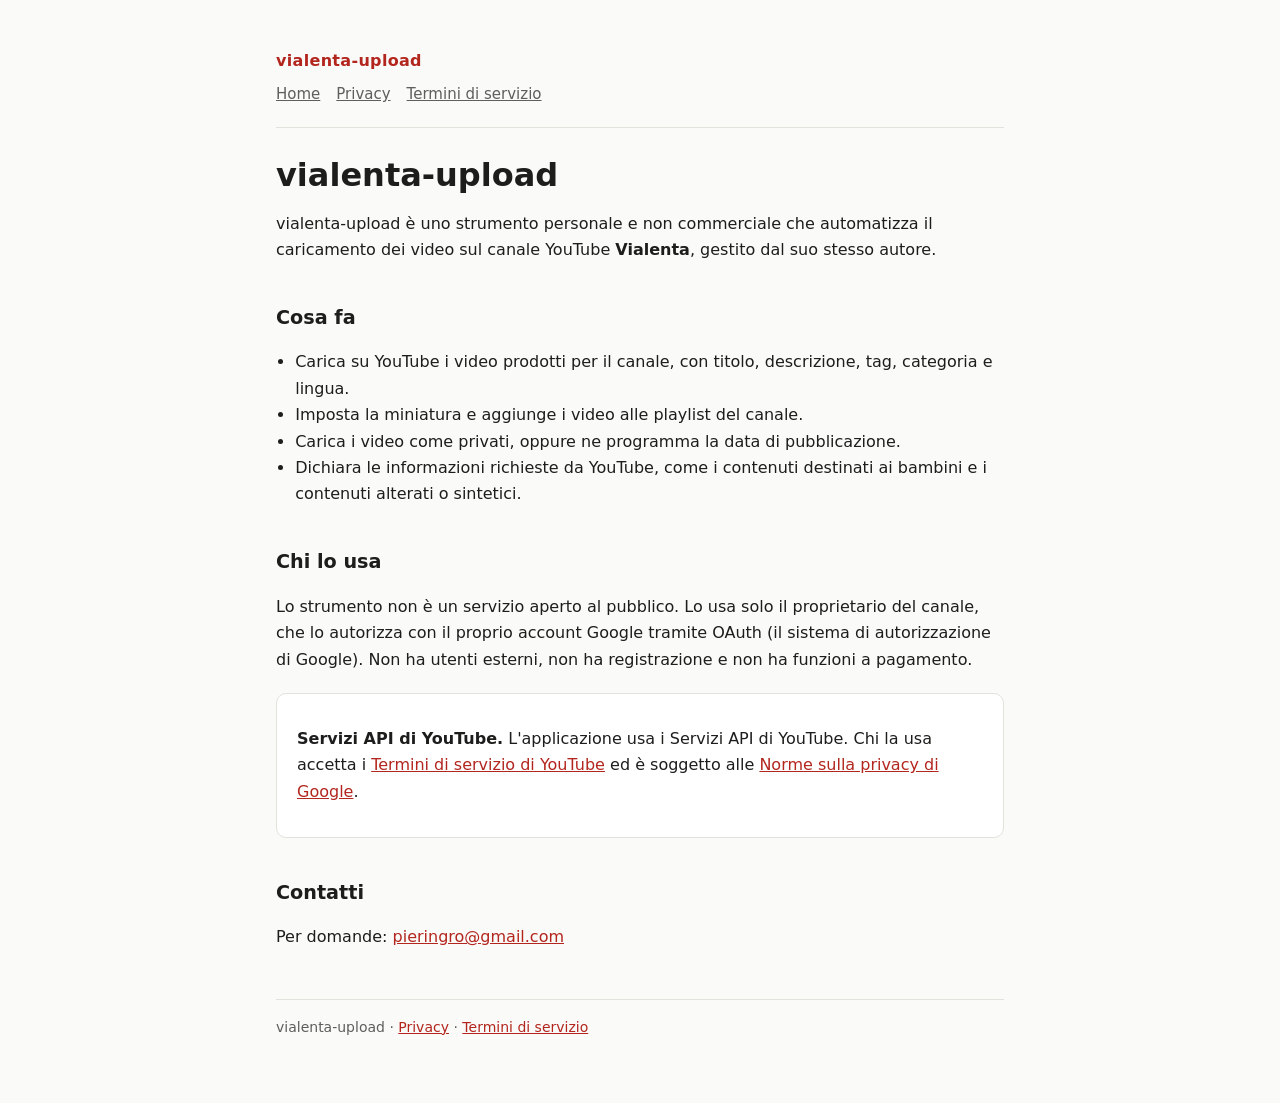
<file: index.html>
<!doctype html>
<html lang="it">
<head>
<meta charset="utf-8">
<meta name="viewport" content="width=device-width, initial-scale=1">
<title>vialenta-upload</title>
<meta name="description" content="Strumento personale per il caricamento automatico dei video del canale YouTube Vialenta.">
<link rel="stylesheet" href="style.css">
</head>
<body>
<main>
<header>
  <a class="brand" href="./">vialenta-upload</a>
  <nav><a href="./">Home</a><a href="privacy.html">Privacy</a><a href="terms.html">Termini di servizio</a></nav>
</header>

<h1>vialenta-upload</h1>
<p>vialenta-upload è uno strumento personale e non commerciale che automatizza il caricamento dei video sul canale YouTube <strong>Vialenta</strong>, gestito dal suo stesso autore.</p>

<h2>Cosa fa</h2>
<ul>
  <li>Carica su YouTube i video prodotti per il canale, con titolo, descrizione, tag, categoria e lingua.</li>
  <li>Imposta la miniatura e aggiunge i video alle playlist del canale.</li>
  <li>Carica i video come privati, oppure ne programma la data di pubblicazione.</li>
  <li>Dichiara le informazioni richieste da YouTube, come i contenuti destinati ai bambini e i contenuti alterati o sintetici.</li>
</ul>

<h2>Chi lo usa</h2>
<p>Lo strumento non è un servizio aperto al pubblico. Lo usa solo il proprietario del canale, che lo autorizza con il proprio account Google tramite OAuth (il sistema di autorizzazione di Google). Non ha utenti esterni, non ha registrazione e non ha funzioni a pagamento.</p>

<div class="card">
  <p><strong>Servizi API di YouTube.</strong> L'applicazione usa i Servizi API di YouTube. Chi la usa accetta i <a href="https://www.youtube.com/t/terms">Termini di servizio di YouTube</a> ed è soggetto alle <a href="https://policies.google.com/privacy">Norme sulla privacy di Google</a>.</p>
</div>

<h2>Contatti</h2>
<p>Per domande: <a href="mailto:pieringro@gmail.com">pieringro@gmail.com</a></p>

<footer>vialenta-upload · <a href="privacy.html">Privacy</a> · <a href="terms.html">Termini di servizio</a></footer>
</main>
</body>
</html>
</file>
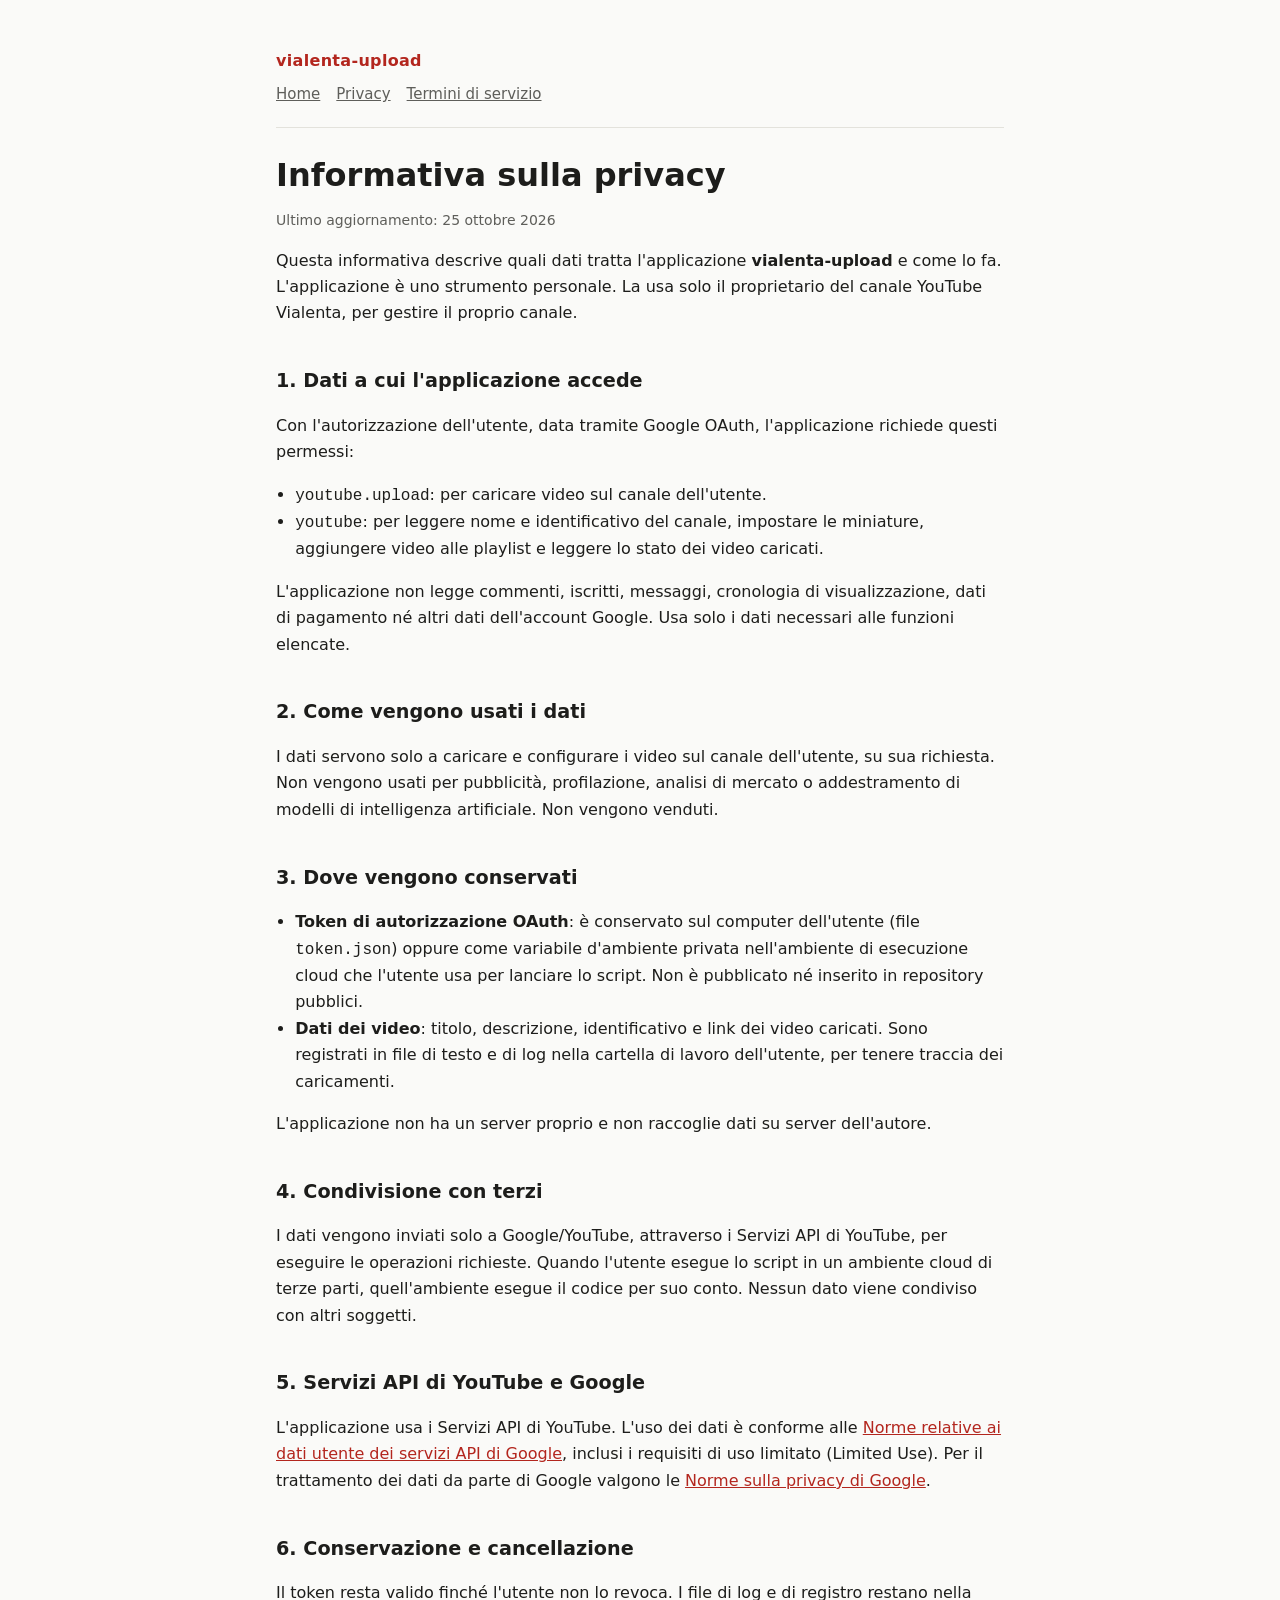
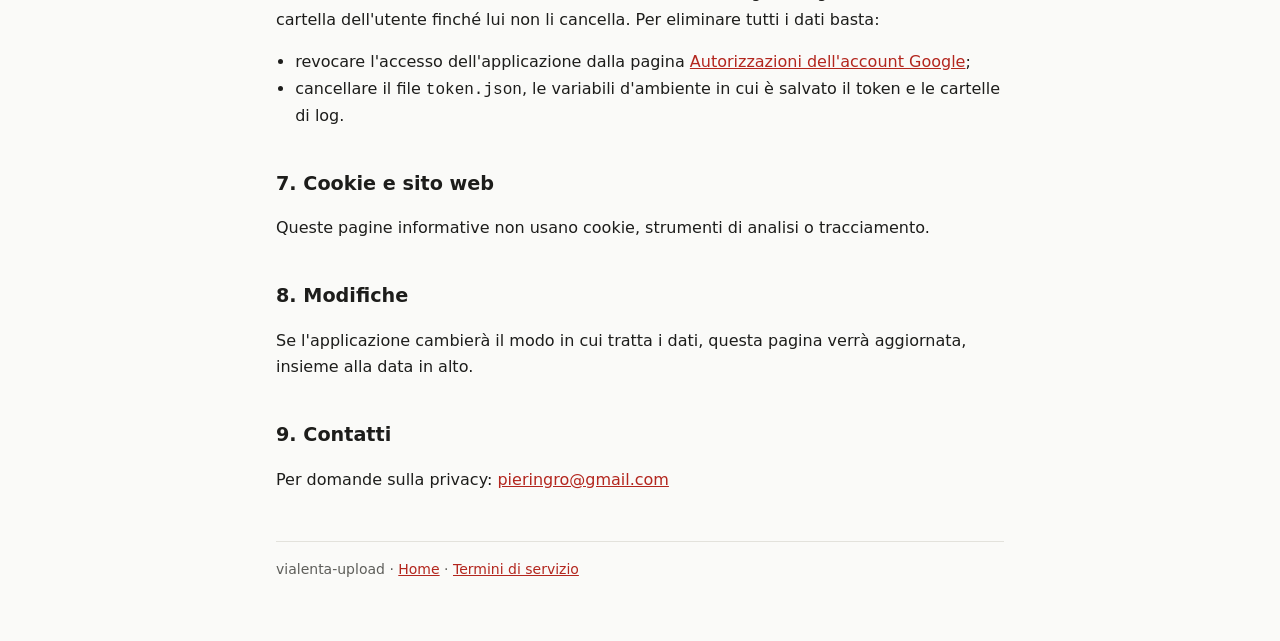
<file: privacy.html>
<!doctype html>
<html lang="it">
<head>
<meta charset="utf-8">
<meta name="viewport" content="width=device-width, initial-scale=1">
<title>Privacy – vialenta-upload</title>
<meta name="description" content="Informativa sulla privacy dell'applicazione vialenta-upload.">
<link rel="stylesheet" href="style.css">
</head>
<body>
<main>
<header>
  <a class="brand" href="./">vialenta-upload</a>
  <nav><a href="./">Home</a><a href="privacy.html">Privacy</a><a href="terms.html">Termini di servizio</a></nav>
</header>

<h1>Informativa sulla privacy</h1>
<p class="muted">Ultimo aggiornamento: 25 ottobre 2026</p>

<p>Questa informativa descrive quali dati tratta l'applicazione <strong>vialenta-upload</strong> e come lo fa. L'applicazione è uno strumento personale. La usa solo il proprietario del canale YouTube Vialenta, per gestire il proprio canale.</p>

<h2>1. Dati a cui l'applicazione accede</h2>
<p>Con l'autorizzazione dell'utente, data tramite Google OAuth, l'applicazione richiede questi permessi:</p>
<ul>
  <li><code>youtube.upload</code>: per caricare video sul canale dell'utente.</li>
  <li><code>youtube</code>: per leggere nome e identificativo del canale, impostare le miniature, aggiungere video alle playlist e leggere lo stato dei video caricati.</li>
</ul>
<p>L'applicazione non legge commenti, iscritti, messaggi, cronologia di visualizzazione, dati di pagamento né altri dati dell'account Google. Usa solo i dati necessari alle funzioni elencate.</p>

<h2>2. Come vengono usati i dati</h2>
<p>I dati servono solo a caricare e configurare i video sul canale dell'utente, su sua richiesta. Non vengono usati per pubblicità, profilazione, analisi di mercato o addestramento di modelli di intelligenza artificiale. Non vengono venduti.</p>

<h2>3. Dove vengono conservati</h2>
<ul>
  <li><strong>Token di autorizzazione OAuth</strong>: è conservato sul computer dell'utente (file <code>token.json</code>) oppure come variabile d'ambiente privata nell'ambiente di esecuzione cloud che l'utente usa per lanciare lo script. Non è pubblicato né inserito in repository pubblici.</li>
  <li><strong>Dati dei video</strong>: titolo, descrizione, identificativo e link dei video caricati. Sono registrati in file di testo e di log nella cartella di lavoro dell'utente, per tenere traccia dei caricamenti.</li>
</ul>
<p>L'applicazione non ha un server proprio e non raccoglie dati su server dell'autore.</p>

<h2>4. Condivisione con terzi</h2>
<p>I dati vengono inviati solo a Google/YouTube, attraverso i Servizi API di YouTube, per eseguire le operazioni richieste. Quando l'utente esegue lo script in un ambiente cloud di terze parti, quell'ambiente esegue il codice per suo conto. Nessun dato viene condiviso con altri soggetti.</p>

<h2>5. Servizi API di YouTube e Google</h2>
<p>L'applicazione usa i Servizi API di YouTube. L'uso dei dati è conforme alle <a href="https://developers.google.com/terms/api-services-user-data-policy">Norme relative ai dati utente dei servizi API di Google</a>, inclusi i requisiti di uso limitato (Limited Use). Per il trattamento dei dati da parte di Google valgono le <a href="https://policies.google.com/privacy">Norme sulla privacy di Google</a>.</p>

<h2>6. Conservazione e cancellazione</h2>
<p>Il token resta valido finché l'utente non lo revoca. I file di log e di registro restano nella cartella dell'utente finché lui non li cancella. Per eliminare tutti i dati basta:</p>
<ul>
  <li>revocare l'accesso dell'applicazione dalla pagina <a href="https://security.google.com/settings/security/permissions">Autorizzazioni dell'account Google</a>;</li>
  <li>cancellare il file <code>token.json</code>, le variabili d'ambiente in cui è salvato il token e le cartelle di log.</li>
</ul>

<h2>7. Cookie e sito web</h2>
<p>Queste pagine informative non usano cookie, strumenti di analisi o tracciamento.</p>

<h2>8. Modifiche</h2>
<p>Se l'applicazione cambierà il modo in cui tratta i dati, questa pagina verrà aggiornata, insieme alla data in alto.</p>

<h2>9. Contatti</h2>
<p>Per domande sulla privacy: <a href="mailto:pieringro@gmail.com">pieringro@gmail.com</a></p>

<footer>vialenta-upload · <a href="./">Home</a> · <a href="terms.html">Termini di servizio</a></footer>
</main>
</body>
</html>
</file>
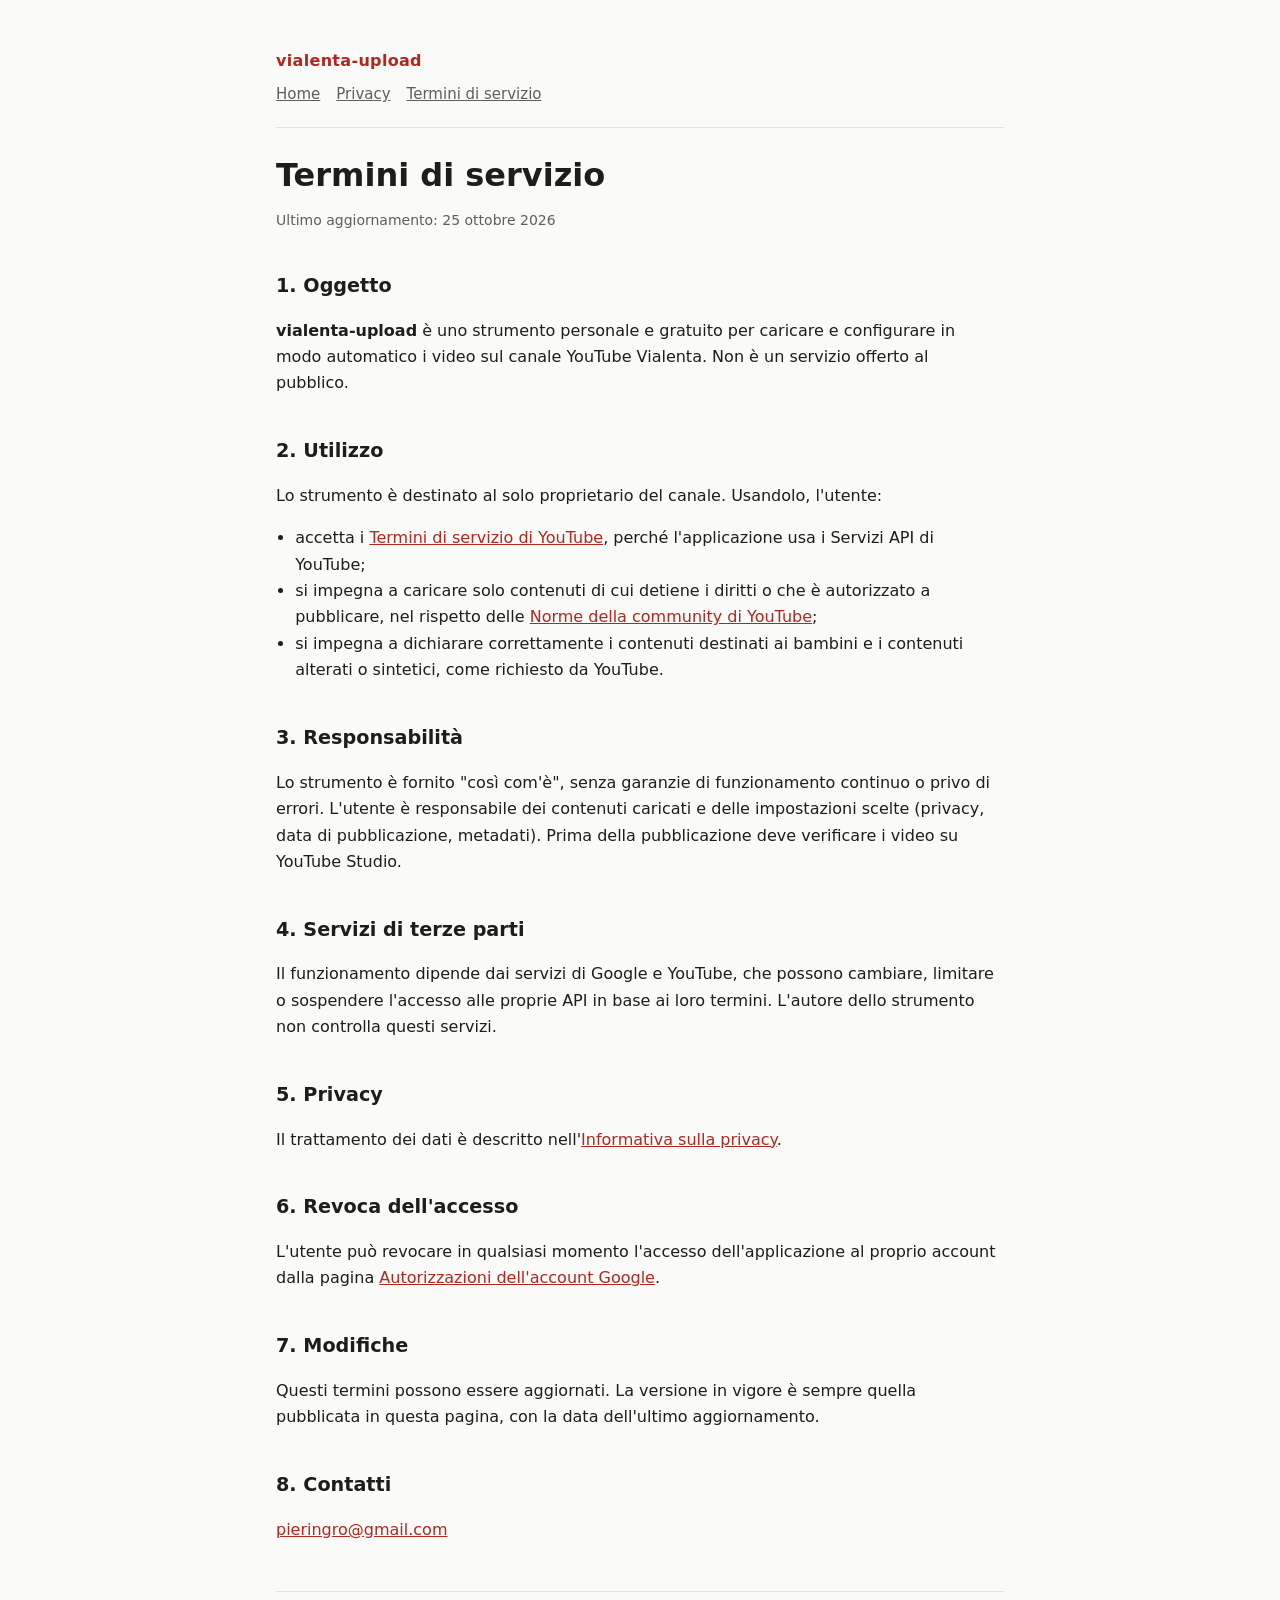
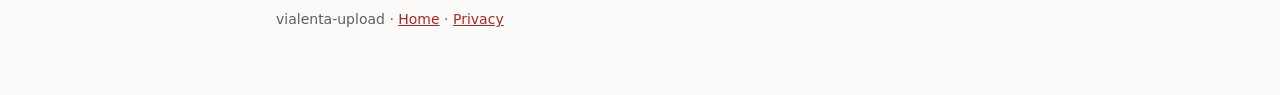
<file: terms.html>
<!doctype html>
<html lang="it">
<head>
<meta charset="utf-8">
<meta name="viewport" content="width=device-width, initial-scale=1">
<title>Termini di servizio – vialenta-upload</title>
<meta name="description" content="Termini di servizio dell'applicazione vialenta-upload.">
<link rel="stylesheet" href="style.css">
</head>
<body>
<main>
<header>
  <a class="brand" href="./">vialenta-upload</a>
  <nav><a href="./">Home</a><a href="privacy.html">Privacy</a><a href="terms.html">Termini di servizio</a></nav>
</header>

<h1>Termini di servizio</h1>
<p class="muted">Ultimo aggiornamento: 25 ottobre 2026</p>

<h2>1. Oggetto</h2>
<p><strong>vialenta-upload</strong> è uno strumento personale e gratuito per caricare e configurare in modo automatico i video sul canale YouTube Vialenta. Non è un servizio offerto al pubblico.</p>

<h2>2. Utilizzo</h2>
<p>Lo strumento è destinato al solo proprietario del canale. Usandolo, l'utente:</p>
<ul>
  <li>accetta i <a href="https://www.youtube.com/t/terms">Termini di servizio di YouTube</a>, perché l'applicazione usa i Servizi API di YouTube;</li>
  <li>si impegna a caricare solo contenuti di cui detiene i diritti o che è autorizzato a pubblicare, nel rispetto delle <a href="https://www.youtube.com/howyoutubeworks/policies/community-guidelines/">Norme della community di YouTube</a>;</li>
  <li>si impegna a dichiarare correttamente i contenuti destinati ai bambini e i contenuti alterati o sintetici, come richiesto da YouTube.</li>
</ul>

<h2>3. Responsabilità</h2>
<p>Lo strumento è fornito "così com'è", senza garanzie di funzionamento continuo o privo di errori. L'utente è responsabile dei contenuti caricati e delle impostazioni scelte (privacy, data di pubblicazione, metadati). Prima della pubblicazione deve verificare i video su YouTube Studio.</p>

<h2>4. Servizi di terze parti</h2>
<p>Il funzionamento dipende dai servizi di Google e YouTube, che possono cambiare, limitare o sospendere l'accesso alle proprie API in base ai loro termini. L'autore dello strumento non controlla questi servizi.</p>

<h2>5. Privacy</h2>
<p>Il trattamento dei dati è descritto nell'<a href="privacy.html">Informativa sulla privacy</a>.</p>

<h2>6. Revoca dell'accesso</h2>
<p>L'utente può revocare in qualsiasi momento l'accesso dell'applicazione al proprio account dalla pagina <a href="https://security.google.com/settings/security/permissions">Autorizzazioni dell'account Google</a>.</p>

<h2>7. Modifiche</h2>
<p>Questi termini possono essere aggiornati. La versione in vigore è sempre quella pubblicata in questa pagina, con la data dell'ultimo aggiornamento.</p>

<h2>8. Contatti</h2>
<p><a href="mailto:pieringro@gmail.com">pieringro@gmail.com</a></p>

<footer>vialenta-upload · <a href="./">Home</a> · <a href="privacy.html">Privacy</a></footer>
</main>
</body>
</html>
</file>
<file: style.css>
:root{--bg:#fafaf8;--fg:#1d1d1b;--muted:#5e5e5a;--line:#e3e2dc;--accent:#b3261e;--card:#fff}
@media (prefers-color-scheme:dark){:root{--bg:#141413;--fg:#ecebe6;--muted:#a3a29c;--line:#2e2d2a;--accent:#ff7a6e;--card:#1c1c1a}}
*{box-sizing:border-box}
body{margin:0;background:var(--bg);color:var(--fg);font:16px/1.65 system-ui,-apple-system,"Segoe UI",Roboto,sans-serif}
main{max-width:760px;margin:0 auto;padding:48px 16px 64px}
header{border-bottom:1px solid var(--line);padding-bottom:20px;margin-bottom:28px}
.brand{font-weight:700;letter-spacing:.02em;color:var(--accent);text-decoration:none}
nav{margin-top:8px;display:flex;gap:16px;flex-wrap:wrap;font-size:15px}
nav a{color:var(--muted)}
h1{font-size:2rem;line-height:1.2;margin:.2em 0 .4em}
h2{font-size:1.2rem;margin:2em 0 .5em}
p,li{color:var(--fg)}
.muted{color:var(--muted);font-size:14px}
a{color:var(--accent)}
.card{background:var(--card);border:1px solid var(--line);border-radius:10px;padding:16px 20px;margin:20px 0}
ul{padding-left:1.2em}
footer{border-top:1px solid var(--line);margin-top:48px;padding-top:16px;font-size:14px;color:var(--muted)}
</file>
